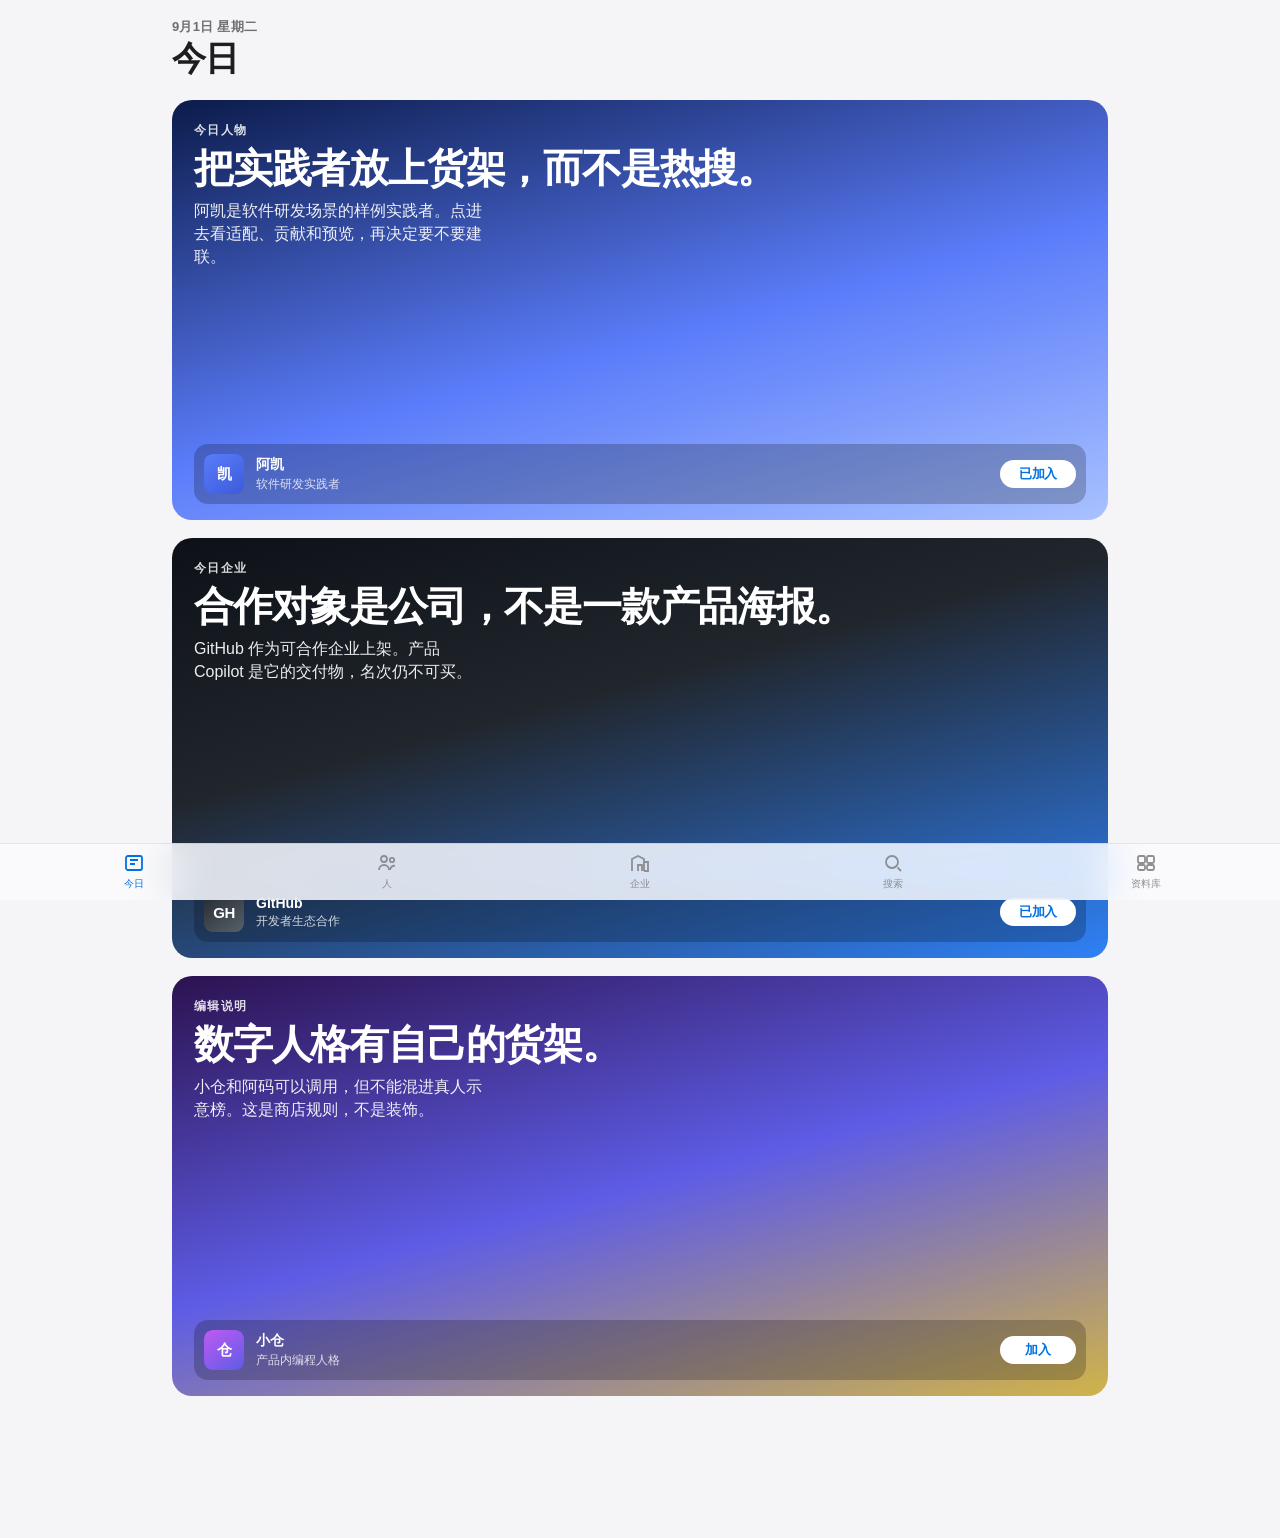
<file: demo/plaza/index.html>
<!DOCTYPE html>
<html lang="zh-CN">
<head>
  <meta charset="UTF-8" />
  <meta name="viewport" content="width=device-width, initial-scale=1, viewport-fit=cover" />
  <title>Plaza Store</title>
  <link rel="stylesheet" href="styles.css" />
</head>
<body>
  <div class="shell">
    <main class="canvas" id="view"></main>
    <nav class="tabbar" aria-label="Plaza Store">
      <button class="tab" data-go="today">
        <svg viewBox="0 0 24 24" fill="none" stroke="currentColor" stroke-width="1.8"><rect x="4" y="5" width="16" height="14" rx="2"/><path d="M8 9h8M8 13h5"/></svg>
        今日
      </button>
      <button class="tab" data-go="people">
        <svg viewBox="0 0 24 24" fill="none" stroke="currentColor" stroke-width="1.8"><circle cx="9" cy="8" r="3"/><path d="M4 19a5 5 0 0 1 10 0"/><circle cx="17" cy="9" r="2.2"/><path d="M15 19a4.4 4.4 0 0 1 5-4.2"/></svg>
        人
      </button>
      <button class="tab" data-go="orgs">
        <svg viewBox="0 0 24 24" fill="none" stroke="currentColor" stroke-width="1.8"><path d="M4 20V8l6-3 6 3v12"/><path d="M10 20v-6h4v6M16 11h4v9h-4"/></svg>
        企业
      </button>
      <button class="tab" data-go="search">
        <svg viewBox="0 0 24 24" fill="none" stroke="currentColor" stroke-width="1.8"><circle cx="11" cy="11" r="6"/><path d="m20 20-3.5-3.5"/></svg>
        搜索
      </button>
      <button class="tab" data-go="library">
        <svg viewBox="0 0 24 24" fill="none" stroke="currentColor" stroke-width="1.8"><rect x="4" y="5" width="7" height="7" rx="1.5"/><rect x="13" y="5" width="7" height="7" rx="1.5"/><rect x="4" y="14" width="7" height="5" rx="1.5"/><rect x="13" y="14" width="7" height="5" rx="1.5"/></svg>
        资料库
      </button>
    </nav>
  </div>
  <script src="app.js"></script>
</body>
</html>
</file>
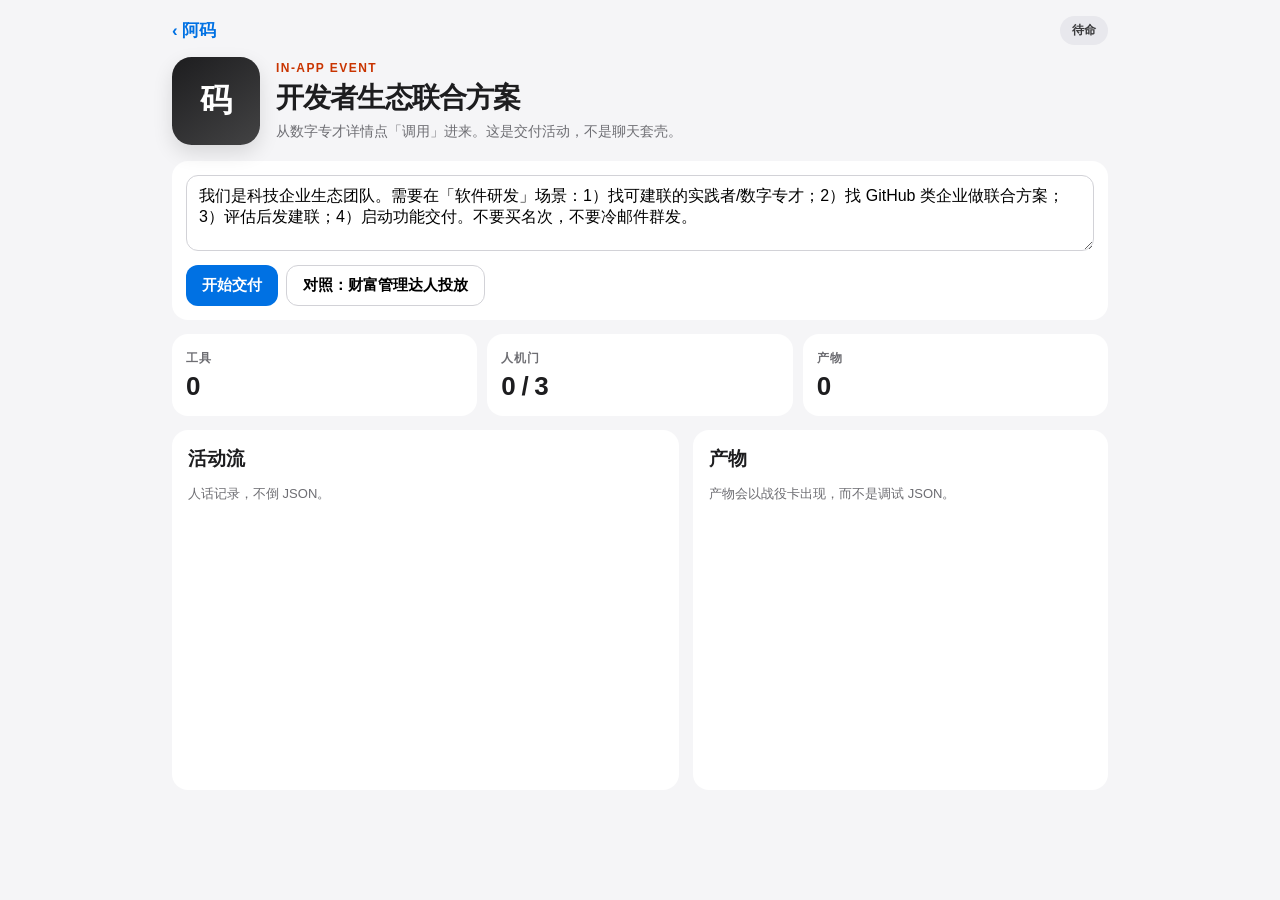
<file: demo/plaza/native/index.html>
<!DOCTYPE html>
<html lang="zh-CN">
<head>
  <meta charset="UTF-8" />
  <meta name="viewport" content="width=device-width, initial-scale=1" />
  <title>交付活动 · 研发交付 AI Man</title>
  <link rel="stylesheet" href="styles.css" />
</head>
<body>
  <div class="event">
    <header class="event-top">
      <a class="back" href="../index.html#/resource/aim-tech-sd-feature">‹ 阿码</a>
      <div class="run-status" id="run-status">待命</div>
    </header>
    <div class="event-hero">
      <div class="icon lg" style="background:linear-gradient(145deg,#1d1d1f,#434344)">码</div>
      <div>
        <div class="kicker">In-App Event</div>
        <h1>开发者生态联合方案</h1>
        <p>从数字专才详情点「调用」进来。这是交付活动，不是聊天套壳。</p>
      </div>
    </div>
    <section class="brief-bar">
      <textarea id="brief" rows="3">我们是科技企业生态团队。需要在「软件研发」场景：1）找可建联的实践者/数字专才；2）找 GitHub 类企业做联合方案；3）评估后发建联；4）启动功能交付。不要买名次，不要冷邮件群发。</textarea>
      <div class="brief-actions">
        <button class="btn-blue" id="btn-run" type="button">开始交付</button>
        <button class="btn-line" id="btn-wealth" type="button">对照：财富管理达人投放</button>
      </div>
    </section>
    <div class="kpis">
      <div class="kpi"><span>工具</span><b id="kpi-tools">0</b></div>
      <div class="kpi"><span>人机门</span><b id="kpi-gates">0 / 3</b></div>
      <div class="kpi"><span>产物</span><b id="kpi-arts">0</b></div>
    </div>
    <div class="event-grid">
      <section class="panel">
        <h3>活动流</h3>
        <p class="muted">人话记录，不倒 JSON。</p>
        <div id="trace" class="trace-list"></div>
        <div id="gate" class="gate-box" hidden></div>
      </section>
      <section class="panel">
        <h3>产物</h3>
        <div id="arts"></div>
      </section>
    </div>
  </div>
  <script src="catalog.js"></script>
  <script src="engine.js"></script>
  <script src="app.js"></script>
</body>
</html>
</file>
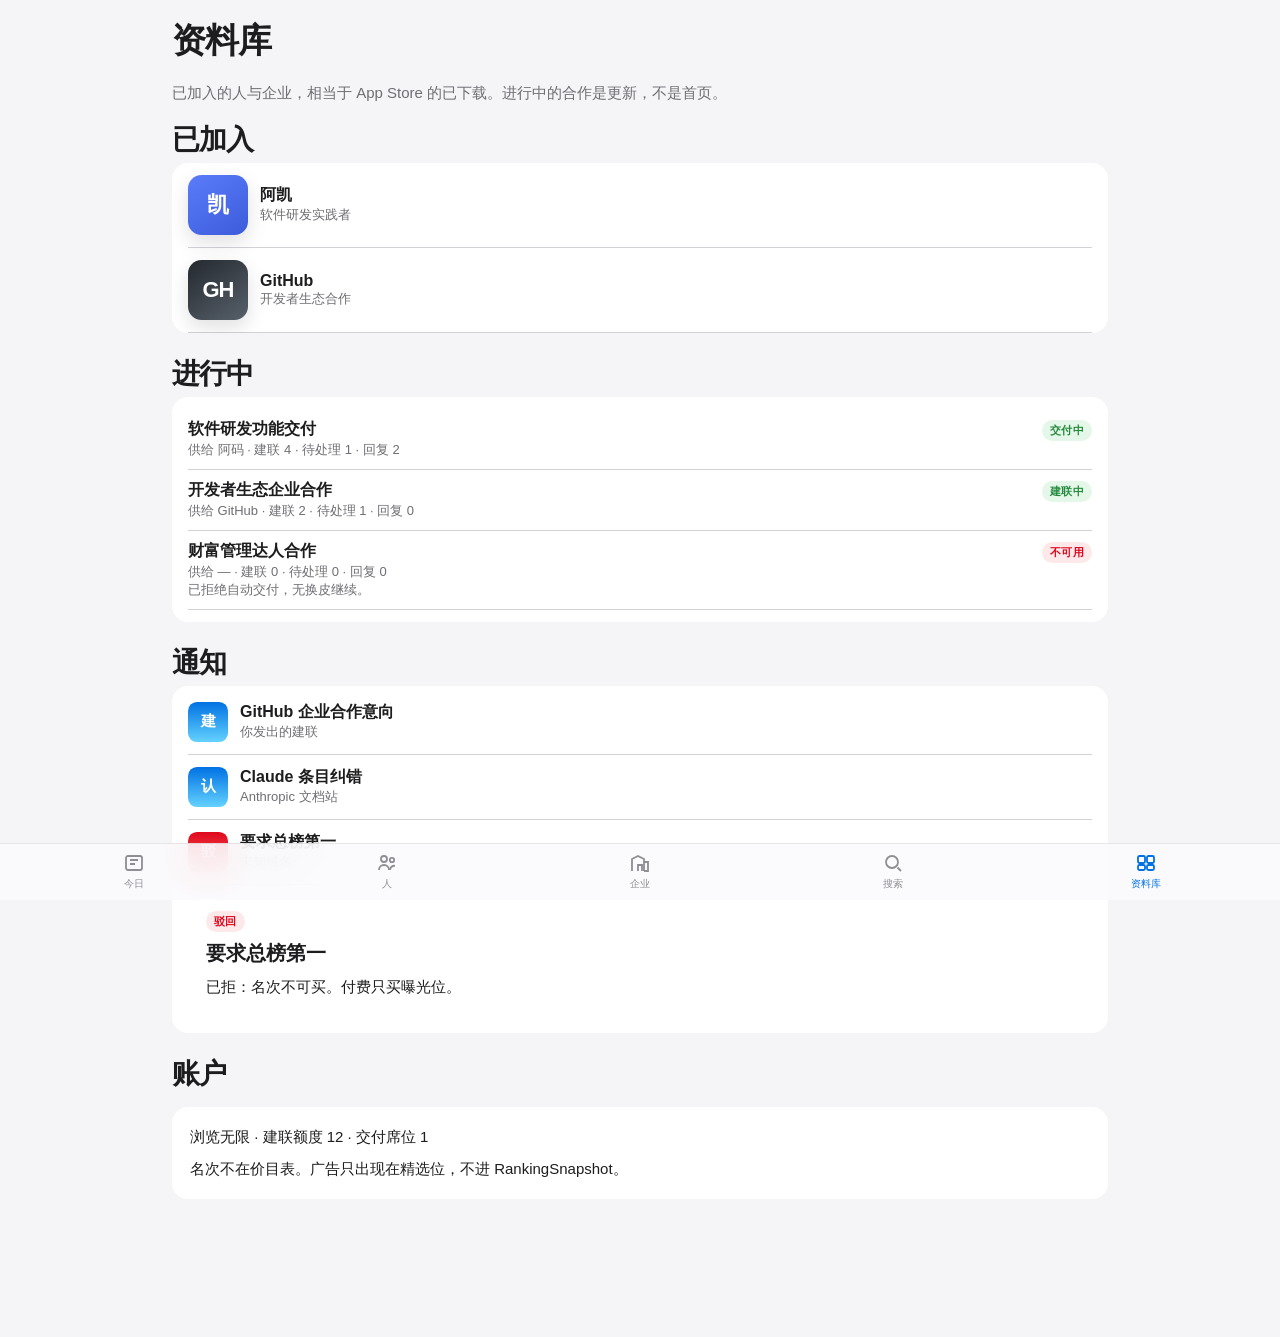
<file: demo/plaza/app.html>
<!DOCTYPE html>
<html lang="zh-CN">
<head>
  <meta charset="UTF-8" />
  <meta http-equiv="refresh" content="0; url=index.html#/library" />
  <title>转到 Plaza Store</title>
  <script>location.replace("index.html" + (location.hash && location.hash !== "#" ? location.hash : "#/library"));</script>
</head>
<body>正在转到 Plaza Store…</body>
</html>
</file>
<file: demo/plaza/styles.css>
:root {
  --bg: #f5f5f7;
  --card: #ffffff;
  --ink: #1d1d1f;
  --muted: #6e6e73;
  --line: #d2d2d7;
  --blue: #0071e3;
  --blue-press: #0077ed;
  --get-bg: #f0f0f5;
  --ok: #248a3d;
  --warn: #c93400;
  --bad: #de071c;
  --tabbar: rgba(251, 251, 253, 0.86);
  font-family: "SF Pro Display", "SF Pro Text", -apple-system, BlinkMacSystemFont,
    "PingFang SC", "Hiragino Sans GB", "Noto Sans SC", "Segoe UI", sans-serif;
  color: var(--ink);
  background: var(--bg);
}
* { box-sizing: border-box; }
html, body { margin: 0; min-height: 100%; background: var(--bg); }
button { font: inherit; cursor: pointer; border: 0; background: none; color: inherit; }
a { color: inherit; text-decoration: none; }
img { max-width: 100%; }

.shell { min-height: 100vh; padding-bottom: 84px; }
.canvas { max-width: 980px; margin: 0 auto; padding: 18px 22px 40px; }

.tabbar {
  position: fixed; left: 0; right: 0; bottom: 0; z-index: 20;
  display: grid; grid-template-columns: repeat(5, 1fr);
  background: var(--tabbar); backdrop-filter: saturate(180%) blur(20px);
  border-top: 1px solid rgba(0,0,0,.08);
  padding: 6px 8px calc(8px + env(safe-area-inset-bottom));
}
.tab {
  display: flex; flex-direction: column; align-items: center; gap: 2px;
  color: #8e8e93; font-size: 10px; font-weight: 500;
}
.tab svg { width: 24px; height: 24px; }
.tab.on { color: var(--blue); }

.date { color: var(--muted); font-size: 13px; font-weight: 600; letter-spacing: .02em; }
.title-xl { font-size: 34px; font-weight: 800; letter-spacing: -.03em; margin: 0 0 18px; }
.title-lg { font-size: 28px; font-weight: 800; letter-spacing: -.03em; margin: 0 0 4px; }
.sub { color: var(--muted); margin: 0 0 16px; font-size: 15px; line-height: 1.5; }
.row-between { display: flex; justify-content: space-between; align-items: baseline; gap: 12px; }
.link { color: var(--blue); font-size: 15px; font-weight: 600; }

.get, .get-dark {
  display: inline-flex; align-items: center; justify-content: center;
  min-width: 76px; height: 28px; padding: 0 14px; border-radius: 999px;
  font-size: 13px; font-weight: 700; letter-spacing: -.01em;
}
.get { background: var(--get-bg); color: var(--blue); }
.get:hover { filter: brightness(.97); }
.get.in { color: var(--ok); }
.get.dead { color: var(--muted); background: #ececec; cursor: default; }
.get-dark { background: #fff; color: var(--blue); }
.btn-blue {
  display: inline-flex; align-items: center; justify-content: center;
  background: var(--blue); color: #fff; border-radius: 12px;
  padding: 11px 18px; font-weight: 600; font-size: 15px;
}
.btn-line {
  display: inline-flex; align-items: center; justify-content: center;
  border: 1px solid var(--line); background: #fff; border-radius: 12px;
  padding: 11px 18px; font-weight: 600; font-size: 15px;
}

.icon {
  width: 60px; height: 60px; border-radius: 22.37%;
  display: grid; place-items: center; color: #fff; font-weight: 800;
  font-size: 22px; letter-spacing: -.04em; flex-shrink: 0;
  box-shadow: 0 8px 20px rgba(0,0,0,.12);
}
.icon.lg { width: 118px; height: 118px; font-size: 42px; }
.icon.sm { width: 40px; height: 40px; font-size: 15px; box-shadow: none; }

.story {
  position: relative; overflow: hidden; border-radius: 20px; min-height: 420px;
  color: #fff; margin-bottom: 18px; display: flex; flex-direction: column; justify-content: space-between;
  padding: 22px 22px 16px; text-align: left; width: 100%; cursor: pointer;
}
.story .eyebrow { font-size: 12px; font-weight: 700; letter-spacing: .12em; text-transform: uppercase; opacity: .85; }
.story h2 { font-size: clamp(28px, 4vw, 40px); line-height: 1.05; margin: 8px 0 10px; letter-spacing: -.03em; }
.story p { margin: 0; max-width: 18em; font-size: 16px; line-height: 1.45; opacity: .92; }
.story-foot {
  display: flex; align-items: center; gap: 12px; margin-top: 24px;
  background: rgba(0,0,0,.22); border-radius: 14px; padding: 10px;
}
.story-foot .meta { flex: 1; min-width: 0; }
.story-foot b { display: block; font-size: 14px; }
.story-foot span { font-size: 12px; opacity: .8; }

.shelf { margin: 28px 0 8px; }
.shelf-scroll {
  display: flex; gap: 14px; overflow-x: auto; padding: 4px 0 10px;
  scroll-snap-type: x mandatory; -webkit-overflow-scrolling: touch;
}
.shelf-scroll::-webkit-scrollbar { height: 0; }
.mini-card {
  flex: 0 0 168px; scroll-snap-align: start; text-align: left;
}
.mini-card .icon { margin-bottom: 10px; }
.mini-card b { display: block; font-size: 14px; }
.mini-card .muted { font-size: 12px; color: var(--muted); margin: 2px 0 8px; }

.list-card { background: var(--card); border-radius: 16px; overflow: hidden; }
.res-row, .mini-card, .lib-item, .notice, .cat { cursor: pointer; }
.res-row {
  display: grid; grid-template-columns: 60px 1fr auto; gap: 12px; align-items: center;
  width: 100%; text-align: left; padding: 12px 0; border-bottom: 1px solid var(--line);
}
.res-row:last-child { border-bottom: 0; }
.res-row .name { font-size: 16px; font-weight: 600; }
.res-row .sub2 { color: var(--muted); font-size: 13px; margin-top: 2px; }
.chart-row { grid-template-columns: 28px 60px 1fr auto; }
.chart-n { font-size: 18px; font-weight: 700; color: var(--muted); text-align: center; }

.previews { display: flex; gap: 12px; overflow-x: auto; padding: 4px 0 8px; }
.previews::-webkit-scrollbar { height: 0; }
.shot {
  flex: 0 0 220px; height: 390px; border-radius: 18px; padding: 18px;
  color: #fff; display: flex; flex-direction: column; justify-content: flex-end;
}
.shot b { font-size: 20px; letter-spacing: -.02em; }
.shot span { opacity: .85; font-size: 13px; margin-top: 6px; }

.block { background: var(--card); border-radius: 16px; padding: 18px; margin: 14px 0; }
.block h3 { margin: 0 0 8px; font-size: 20px; }
.block p { margin: 0; color: var(--ink); line-height: 1.6; font-size: 15px; }
.info { width: 100%; border-collapse: collapse; font-size: 14px; }
.info th { text-align: left; color: var(--muted); font-weight: 500; padding: 8px 12px 8px 0; width: 7em; }
.info td { padding: 8px 0; border-bottom: 1px solid var(--line); }
.fit {
  display: grid; grid-template-columns: repeat(3, 1fr); gap: 10px; margin-top: 8px;
}
.fit div { background: #f5f5f7; border-radius: 12px; padding: 12px; text-align: center; }
.fit b { display: block; font-size: 22px; margin-top: 4px; letter-spacing: -.03em; }
.fit span { color: var(--muted); font-size: 12px; }

.badge {
  display: inline-block; font-size: 11px; font-weight: 700; letter-spacing: .04em;
  padding: 3px 8px; border-radius: 999px; background: #e8e8ed; color: #3a3a3c;
}
.badge.warn { background: #fff3cd; color: #7a4b00; }
.badge.bad { background: #fde8ea; color: var(--bad); }
.badge.ok { background: #e4f7e8; color: var(--ok); }

.cats { display: grid; grid-template-columns: 1fr 1fr; gap: 10px; }
.cat {
  border-radius: 16px; min-height: 88px; padding: 16px; color: #fff;
  font-weight: 800; font-size: 18px; text-align: left; letter-spacing: -.02em;
}
.search-box {
  width: 100%; background: #e8e8ed; border: 0; border-radius: 12px;
  padding: 12px 14px; font: inherit; font-size: 17px; margin: 8px 0 16px;
}
.suggest { display: flex; flex-wrap: wrap; gap: 8px; margin-bottom: 16px; }
.chip { background: #fff; border-radius: 999px; padding: 8px 12px; font-size: 14px; color: var(--blue); font-weight: 600; }

.empty {
  text-align: center; padding: 48px 20px; color: var(--muted);
}
.empty h3 { color: var(--ink); margin: 0 0 8px; }
.note {
  background: #fff8e6; color: #7a4b00; border-radius: 12px; padding: 12px 14px;
  font-size: 13px; line-height: 1.55; margin: 10px 0 16px;
}
.back { color: var(--blue); font-weight: 600; font-size: 17px; margin-bottom: 12px; display: inline-flex; align-items: center; gap: 4px; }
.hero-head { display: grid; grid-template-columns: 118px 1fr; gap: 16px; align-items: center; margin: 8px 0 18px; }
.hero-head h1 { font-size: 26px; margin: 0 0 4px; letter-spacing: -.03em; }
.actions { display: flex; flex-wrap: wrap; gap: 8px; margin-top: 12px; }
.muted { color: var(--muted); font-size: 13px; }
.notice {
  display: flex; gap: 12px; padding: 12px 0; border-bottom: 1px solid var(--line);
  width: 100%; text-align: left;
}
.notice.on { background: transparent; }
.lib-item { display: flex; gap: 12px; align-items: center; padding: 12px 0; border-bottom: 1px solid var(--line); width: 100%; text-align: left; }

@media (max-width: 720px) {
  .hero-head { grid-template-columns: 72px 1fr; }
  .icon.lg { width: 72px; height: 72px; font-size: 26px; }
  .fit { grid-template-columns: 1fr; }
  .shot { flex-basis: 180px; height: 320px; }
  .story { min-height: 360px; }
}
</file>
<file: demo/plaza/native/styles.css>
:root {
  --bg: #f5f5f7;
  --card: #fff;
  --ink: #1d1d1f;
  --muted: #6e6e73;
  --line: #d2d2d7;
  --blue: #0071e3;
  --ok: #248a3d;
  --bad: #de071c;
  --gold: #ffd60a;
  font-family: "SF Pro Display", "SF Pro Text", -apple-system, BlinkMacSystemFont,
    "PingFang SC", "Noto Sans SC", "Segoe UI", sans-serif;
  color: var(--ink);
  background: var(--bg);
}
* { box-sizing: border-box; }
html, body { margin: 0; min-height: 100%; }
button { font: inherit; cursor: pointer; border: 0; background: none; }
a { color: inherit; text-decoration: none; }

.btn-blue, .btn-line {
  display: inline-flex; align-items: center; justify-content: center;
  padding: 10px 16px; border-radius: 12px; font-weight: 600; font-size: 15px;
}
.btn-blue { background: var(--blue); color: #fff; }
.btn-line { border: 1px solid var(--line); background: #fff; }

.event { max-width: 980px; margin: 0 auto; padding: 16px 22px 48px; }
.event-top { display: flex; justify-content: space-between; align-items: center; margin-bottom: 12px; }
.back { color: var(--blue); font-weight: 600; font-size: 17px; }
.event-hero { display: grid; grid-template-columns: 88px 1fr; gap: 16px; align-items: center; margin-bottom: 16px; }
.event-hero h1 { margin: 4px 0 6px; font-size: 28px; letter-spacing: -.03em; }
.event-hero p { margin: 0; color: var(--muted); font-size: 14px; }
.kicker { color: #c93400; font-size: 12px; font-weight: 700; letter-spacing: .12em; text-transform: uppercase; }
.icon {
  width: 88px; height: 88px; border-radius: 22.37%; display: grid; place-items: center;
  color: #fff; font-weight: 800; font-size: 32px; box-shadow: 0 8px 20px rgba(0,0,0,.12);
}
.icon.lg { width: 88px; height: 88px; }
.run-status {
  border-radius: 999px; padding: 6px 12px; font-size: 12px; font-weight: 700;
  background: #e8e8ed; color: #3a3a3c;
}
.run-status.running { background: #d6eaff; color: #0040dd; }
.run-status.waiting { background: #fff3cd; color: #7a4b00; }
.run-status.refused, .run-status.stopped { background: #fde8ea; color: var(--bad); }
.run-status.done { background: #e4f7e8; color: var(--ok); }

.brief-bar { background: #fff; border-radius: 16px; padding: 14px; }
.brief-bar textarea {
  width: 100%; border: 1px solid var(--line); border-radius: 12px; padding: 10px 12px;
  font: inherit; resize: vertical; min-height: 72px;
}
.brief-actions { display: flex; gap: 8px; margin-top: 10px; flex-wrap: wrap; }
.kpis { display: grid; grid-template-columns: repeat(3, 1fr); gap: 10px; margin: 14px 0; }
.kpi { background: #fff; border-radius: 16px; padding: 14px; }
.kpi span { color: var(--muted); font-size: 12px; font-weight: 600; letter-spacing: .08em; text-transform: uppercase; }
.kpi b { display: block; font-size: 26px; margin-top: 4px; letter-spacing: -.03em; }

.event-grid { display: grid; grid-template-columns: 1.1fr .9fr; gap: 14px; align-items: start; }
.panel { background: #fff; border-radius: 16px; padding: 16px; min-height: 360px; }
.panel h3 { margin: 0 0 4px; }
.muted { color: var(--muted); font-size: 13px; }
.trace-list { display: flex; flex-direction: column; gap: 8px; margin-top: 10px; }
.tool-card {
  border-radius: 12px; padding: 12px 14px; background: #f5f5f7;
  font-size: 13px; display: grid; grid-template-columns: 18px 1fr; gap: 10px;
}
.tool-card .dot { width: 10px; height: 10px; border-radius: 50%; background: #c7c7cc; margin-top: 4px; }
.tool-card.running { background: #eaf3ff; }
.tool-card.running .dot { background: var(--blue); }
.tool-card.done .dot { background: var(--ok); }
.tool-card.refused { background: #fde8ea; }
.tool-card.refused .dot { background: var(--bad); }
.tool-name { font-weight: 700; }
.tool-sum { color: var(--muted); margin-top: 4px; line-height: 1.55; }
.gate-box { margin-top: 12px; border: 1px solid #ffd60a; background: #fff8e6; border-radius: 12px; padding: 14px; }
.gate-box h4 { margin: 0 0 6px; }
.actions { display: flex; flex-wrap: wrap; gap: 8px; margin-top: 12px; }
.art-block { background: #f5f5f7; border-radius: 12px; padding: 12px; margin-bottom: 10px; }
.art-block h4 { margin: 0 0 8px; font-size: 12px; color: var(--muted); letter-spacing: .06em; text-transform: uppercase; }
.art-block table { width: 100%; border-collapse: collapse; font-size: 12px; }
.art-block td, .art-block th { text-align: left; padding: 6px 4px; border-bottom: 1px solid var(--line); }
.metric-row { display: grid; grid-template-columns: repeat(3, 1fr); gap: 0; margin-top: 10px; border: 1px solid var(--line); border-radius: 10px; overflow: hidden; }
.metric { padding: 10px 8px; text-align: center; border-right: 1px solid var(--line); }
.metric:last-child { border: 0; }
.metric span { display: block; font-size: 11px; color: var(--muted); }
.metric b { display: block; font-size: 20px; }

@media (max-width: 960px) {
  .event-grid, .event-hero, .kpis { grid-template-columns: 1fr; }
}
</file>
